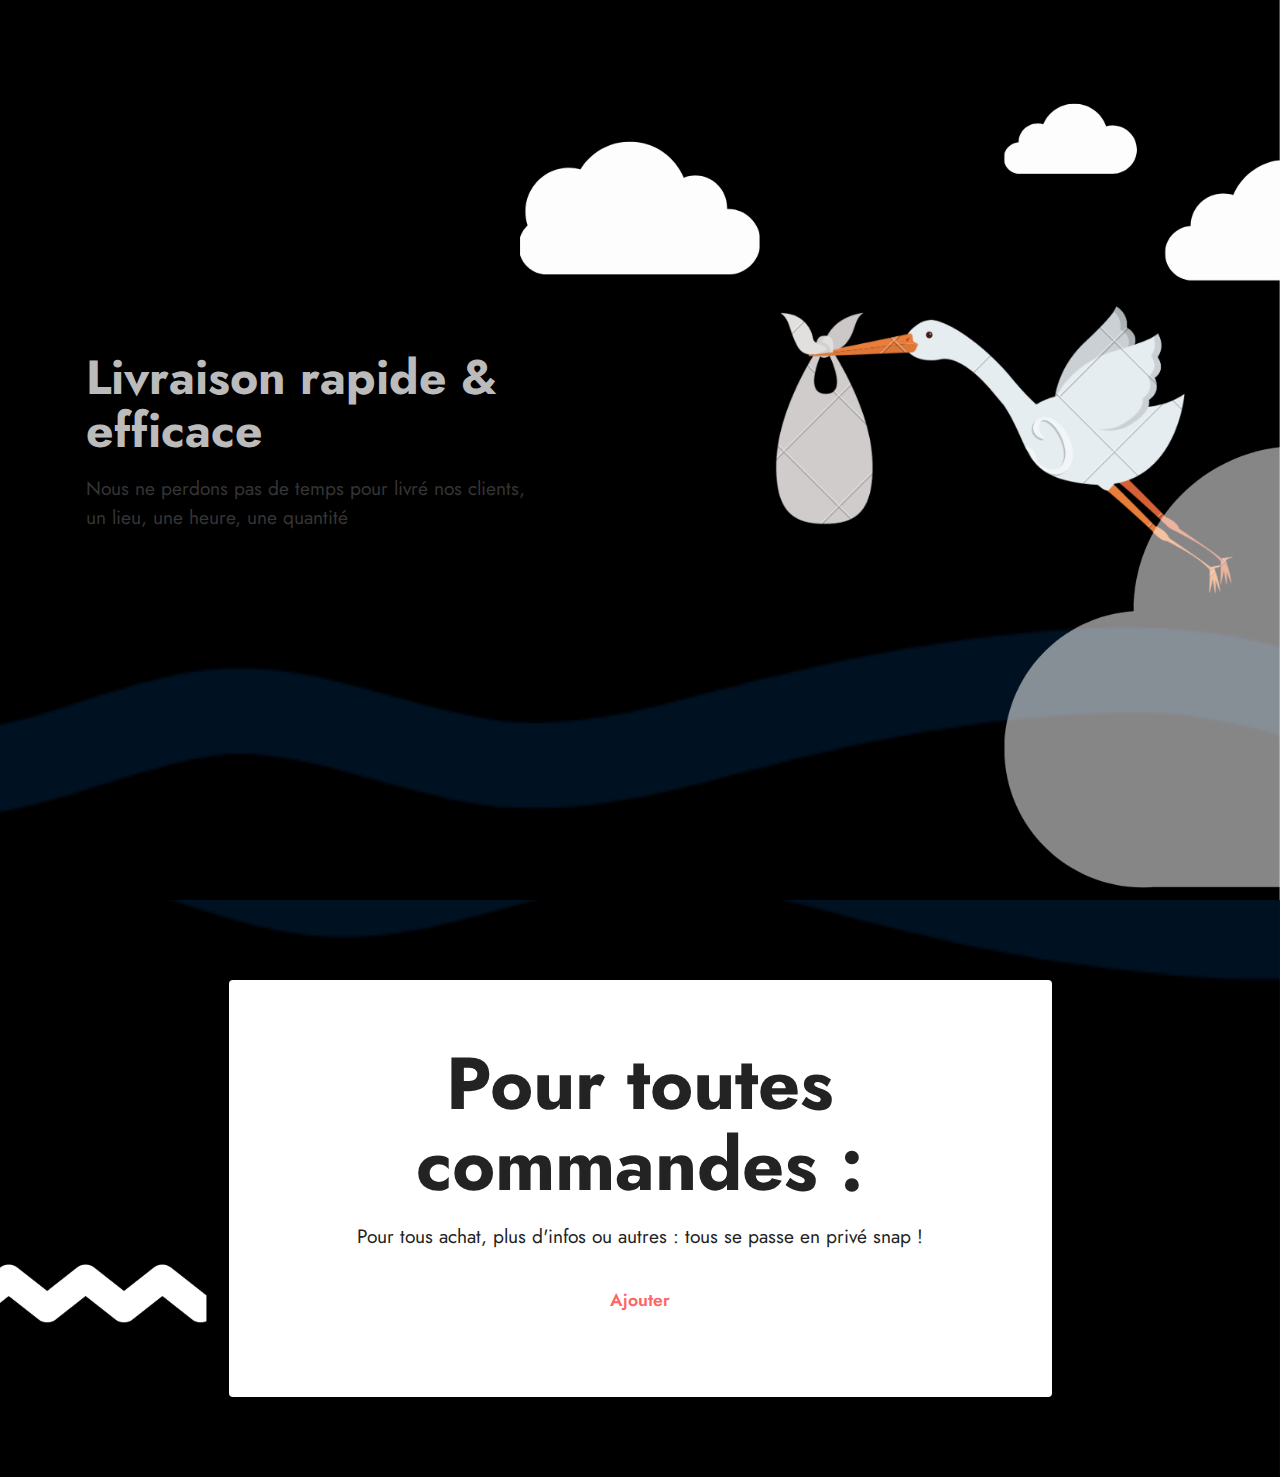
<file: price.html>
<!DOCTYPE html>
<html  >
<head>

  <meta charset="UTF-8">
  <meta http-equiv="X-UA-Compatible" content="IE=edge">
  <meta name="generator" content="Plento">
  <meta name="twitter:card" content="summary_large_image"/>
  <meta name="twitter:image:src" content="">
  <meta property="og:image" content="">
  <meta name="twitter:title" content="Drug | Price">
  <meta name="viewport" content="width=device-width, initial-scale=1, minimum-scale=1">
  <link rel="shortcut icon" href="assets/images/dico-ecstasy-dico-full-1.gif" type="image/x-icon">
  <meta name="description" content="">
  
  
  <title>Drug | Price</title>
  <link rel="stylesheet" href="assets/bootstrap/css/bootstrap.min.css">
  <link rel="stylesheet" href="assets/bootstrap/css/bootstrap-grid.min.css">
  <link rel="stylesheet" href="assets/bootstrap/css/bootstrap-reboot.min.css">
  <link rel="stylesheet" href="assets/theme/css/style.css">
  <link rel="preload" href="https://fonts.googleapis.com/css2?family=Jost:ital,wght@0,400;0,700;1,400;1,700&display=swap&display=swap" as="style" onload="this.onload=null;this.rel='stylesheet'">
  <noscript><link rel="stylesheet" href="https://fonts.googleapis.com/css2?family=Jost:ital,wght@0,400;0,700;1,400;1,700&display=swap&display=swap"></noscript>
  <link rel="preload" as="style" href="assets/plento/css/mbr-additional.css"><link rel="stylesheet" href="assets/plento/css/mbr-additional.css" type="text/css">
  
  
  
  
</head>
<body>
  
  <section data-bs-version="5.1" class="header1 cid-tcDh5Xo3Qn mbr-fullscreen" id="header1-5">

    

    
    <div class="mbr-overlay" style="opacity: 0; background-color: rgb(250, 250, 250);"></div>

    <div class="container">
        <div class="row">
            <div class="col-12 col-lg-5">
                <h1 class="mbr-section-title mbr-fonts-style mb-3 display-2"><strong>Livraison rapide &amp; efficace</strong></h1>
                
                <p class="mbr-text mbr-fonts-style display-7">
                    Nous ne perdons pas de temps pour livré nos clients, un lieu, une heure, une quantité&nbsp;&nbsp;</p>
                
            </div>
        </div>
    </div>
</section>

<section data-bs-version="5.1" class="header12 cid-tcDjrBXUsY" id="header12-6">

    

    
    
    <div class="container">
        <div class="row justify-content-center">
            <div class="card col-12 col-md-12 col-lg-9">
                <div class="card-wrapper">
                    <div class="card-box align-center">
                        <h1 class="card-title mbr-fonts-style mb-3 display-1">
                            <strong>Pour toutes commandes :</strong></h1>
                        <p class="mbr-text mbr-fonts-style display-7">Pour tous achat, plus d'infos ou autres :&nbsp;tous se passe en privé snap !</p>
                        <div class="mbr-section-btn mt-3"><a class="btn btn-secondary-outline display-4" href="https://www.snapchat.com/add/alainlerouxe?share_id=QK1-Lhk4Vm4&locale=fr-FR" target="_blank">Ajouter</a></div>
                    </div>
                </div>
            </div>
        </div>
    </div>
</section>
  
</body>
</html>
</file>
<file: assets/theme/css/style.css>
@charset "UTF-8";
section {
  background-color: #ffffff;
}

body {
  font-style: normal;
  line-height: 1.5;
  font-weight: 400;
  color: #232323;
  position: relative;
}

button {
  background-color: transparent;
  border-color: transparent;
}

section,
.container,
.container-fluid {
  position: relative;
  word-wrap: break-word;
}

a.mbr-iconfont:hover {
  text-decoration: none;
}

.article .lead p,
.article .lead ul,
.article .lead ol,
.article .lead pre,
.article .lead blockquote {
  margin-bottom: 0;
}

a {
  font-style: normal;
  font-weight: 400;
  cursor: pointer;
}
a, a:hover {
  text-decoration: none;
}

.mbr-section-title {
  font-style: normal;
  line-height: 1.3;
}

.mbr-section-subtitle {
  line-height: 1.3;
}

.mbr-text {
  font-style: normal;
  line-height: 1.7;
}

h1,
h2,
h3,
h4,
h5,
h6,
.display-1,
.display-2,
.display-4,
.display-5,
.display-7,
span,
p,
a {
  line-height: 1;
  word-break: break-word;
  word-wrap: break-word;
  font-weight: 400;
}

b,
strong {
  font-weight: bold;
}

input:-webkit-autofill, input:-webkit-autofill:hover, input:-webkit-autofill:focus, input:-webkit-autofill:active {
  transition-delay: 9999s;
  -webkit-transition-property: background-color, color;
  transition-property: background-color, color;
}

textarea[type=hidden] {
  display: none;
}

section {
  background-position: 50% 50%;
  background-repeat: no-repeat;
  background-size: cover;
}
section .mbr-background-video,
section .mbr-background-video-preview {
  position: absolute;
  bottom: 0;
  left: 0;
  right: 0;
  top: 0;
}

.hidden {
  visibility: hidden;
}

.mbr-z-index20 {
  z-index: 20;
}

/*! Base colors */
.mbr-white {
  color: #ffffff;
}

.mbr-black {
  color: #111111;
}

.mbr-bg-white {
  background-color: #ffffff;
}

.mbr-bg-black {
  background-color: #000000;
}

/*! Text-aligns */
.align-left {
  text-align: left;
}

.align-center {
  text-align: center;
}

.align-right {
  text-align: right;
}

/*! Font-weight  */
.mbr-light {
  font-weight: 300;
}

.mbr-regular {
  font-weight: 400;
}

.mbr-semibold {
  font-weight: 500;
}

.mbr-bold {
  font-weight: 700;
}

/*! Media  */
.media-content {
  flex-basis: 100%;
}

.media-container-row {
  display: flex;
  flex-direction: row;
  flex-wrap: wrap;
  justify-content: center;
  align-content: center;
  align-items: start;
}
.media-container-row .media-size-item {
  width: 400px;
}

.media-container-column {
  display: flex;
  flex-direction: column;
  flex-wrap: wrap;
  justify-content: center;
  align-content: center;
  align-items: stretch;
}
.media-container-column > * {
  width: 100%;
}

@media (min-width: 992px) {
  .media-container-row {
    flex-wrap: nowrap;
  }
}
figure {
  margin-bottom: 0;
  overflow: hidden;
}

figure[mbr-media-size] {
  transition: width 0.1s;
}

img,
iframe {
  display: block;
  width: 100%;
}

.card {
  background-color: transparent;
  border: none;
}

.card-box {
  width: 100%;
}

.card-img {
  text-align: center;
  flex-shrink: 0;
  -webkit-flex-shrink: 0;
}

.media {
  max-width: 100%;
  margin: 0 auto;
}

.mbr-figure {
  align-self: center;
}

.media-container > div {
  max-width: 100%;
}

.mbr-figure img,
.card-img img {
  width: 100%;
}

@media (max-width: 991px) {
  .media-size-item {
    width: auto !important;
  }

  .media {
    width: auto;
  }

  .mbr-figure {
    width: 100% !important;
  }
}
/*! Buttons */
.mbr-section-btn {
  margin-left: -0.6rem;
  margin-right: -0.6rem;
  font-size: 0;
}

.btn {
  font-weight: 600;
  border-width: 1px;
  font-style: normal;
  margin: 0.6rem 0.6rem;
  white-space: normal;
  transition: all 0.2s ease-in-out;
  display: inline-flex;
  align-items: center;
  justify-content: center;
  word-break: break-word;
}

.btn-sm {
  font-weight: 600;
  letter-spacing: 0px;
  transition: all 0.3s ease-in-out;
}

.btn-md {
  font-weight: 600;
  letter-spacing: 0px;
  transition: all 0.3s ease-in-out;
}

.btn-lg {
  font-weight: 600;
  letter-spacing: 0px;
  transition: all 0.3s ease-in-out;
}

.btn-form {
  margin: 0;
}
.btn-form:hover {
  cursor: pointer;
}

nav .mbr-section-btn {
  margin-left: 0rem;
  margin-right: 0rem;
}

/*! Btn icon margin */
.btn .mbr-iconfont,
.btn.btn-sm .mbr-iconfont {
  order: 1;
  cursor: pointer;
  margin-left: 0.5rem;
  vertical-align: sub;
}

.btn.btn-md .mbr-iconfont,
.btn.btn-md .mbr-iconfont {
  margin-left: 0.8rem;
}

.mbr-regular {
  font-weight: 400;
}

.mbr-semibold {
  font-weight: 500;
}

.mbr-bold {
  font-weight: 700;
}

[type=submit] {
  -webkit-appearance: none;
}

/*! Full-screen */
.mbr-fullscreen .mbr-overlay {
  min-height: 100vh;
}

.mbr-fullscreen {
  display: flex;
  display: -moz-flex;
  display: -ms-flex;
  display: -o-flex;
  align-items: center;
  min-height: 100vh;
  padding-top: 3rem;
  padding-bottom: 3rem;
}

/*! Map */
.map {
  height: 25rem;
  position: relative;
}
.map iframe {
  width: 100%;
  height: 100%;
}

/*! Scroll to top arrow */
.mbr-arrow-up {
  bottom: 25px;
  right: 90px;
  position: fixed;
  text-align: right;
  z-index: 5000;
  color: #ffffff;
  font-size: 22px;
}

.mbr-arrow-up a {
  background: rgba(0, 0, 0, 0.2);
  border-radius: 50%;
  color: #fff;
  display: inline-block;
  height: 60px;
  width: 60px;
  border: 2px solid #fff;
  outline-style: none !important;
  position: relative;
  text-decoration: none;
  transition: all 0.3s ease-in-out;
  cursor: pointer;
  text-align: center;
}
.mbr-arrow-up a:hover {
  background-color: rgba(0, 0, 0, 0.4);
}
.mbr-arrow-up a i {
  line-height: 60px;
}

.mbr-arrow-up-icon {
  display: block;
  color: #fff;
}

.mbr-arrow-up-icon::before {
  content: "›";
  display: inline-block;
  font-family: serif;
  font-size: 22px;
  line-height: 1;
  font-style: normal;
  position: relative;
  top: 6px;
  left: -4px;
  transform: rotate(-90deg);
}

/*! Arrow Down */
.mbr-arrow {
  position: absolute;
  bottom: 45px;
  left: 50%;
  width: 60px;
  height: 60px;
  cursor: pointer;
  background-color: rgba(80, 80, 80, 0.5);
  border-radius: 50%;
  transform: translateX(-50%);
}
@media (max-width: 767px) {
  .mbr-arrow {
    display: none;
  }
}
.mbr-arrow > a {
  display: inline-block;
  text-decoration: none;
  outline-style: none;
  -webkit-animation: arrowdown 1.7s ease-in-out infinite;
          animation: arrowdown 1.7s ease-in-out infinite;
  color: #ffffff;
}
.mbr-arrow > a > i {
  position: absolute;
  top: -2px;
  left: 15px;
  font-size: 2rem;
}

#scrollToTop a i::before {
  content: "";
  position: absolute;
  display: block;
  border-bottom: 2.5px solid #fff;
  border-left: 2.5px solid #fff;
  width: 27.8%;
  height: 27.8%;
  left: 50%;
  top: 51%;
  transform: translateY(-30%) translateX(-50%) rotate(135deg);
}

@keyframes arrowdown {
  0% {
    transform: translateY(0px);
  }
  50% {
    transform: translateY(-5px);
  }
  100% {
    transform: translateY(0px);
  }
}
@-webkit-keyframes arrowdown {
  0% {
    transform: translateY(0px);
  }
  50% {
    transform: translateY(-5px);
  }
  100% {
    transform: translateY(0px);
  }
}
@media (max-width: 500px) {
  .mbr-arrow-up {
    left: 0;
    right: 0;
    text-align: center;
  }
}
/*Gradients animation*/
@keyframes gradient-animation {
  from {
    background-position: 0% 100%;
    -webkit-animation-timing-function: ease-in-out;
            animation-timing-function: ease-in-out;
  }
  to {
    background-position: 100% 0%;
    -webkit-animation-timing-function: ease-in-out;
            animation-timing-function: ease-in-out;
  }
}
@-webkit-keyframes gradient-animation {
  from {
    background-position: 0% 100%;
    -webkit-animation-timing-function: ease-in-out;
            animation-timing-function: ease-in-out;
  }
  to {
    background-position: 100% 0%;
    -webkit-animation-timing-function: ease-in-out;
            animation-timing-function: ease-in-out;
  }
}
.bg-gradient {
  background-size: 200% 200%;
  animation: gradient-animation 5s infinite alternate;
  -webkit-animation: gradient-animation 5s infinite alternate;
}

.menu .navbar-brand {
  display: -webkit-flex;
}
.menu .navbar-brand span {
  display: flex;
  display: -webkit-flex;
}
.menu .navbar-brand .navbar-caption-wrap {
  display: -webkit-flex;
}
.menu .navbar-brand .navbar-logo img {
  display: -webkit-flex;
  width: auto;
}
@media (min-width: 768px) and (max-width: 991px) {
  .menu .navbar-toggleable-sm .navbar-nav {
    display: -ms-flexbox;
  }
}
@media (max-width: 991px) {
  .menu .navbar-collapse {
    max-height: 93.5vh;
  }
  .menu .navbar-collapse.show {
    overflow: auto;
  }
}
@media (min-width: 992px) {
  .menu .navbar-nav.nav-dropdown {
    display: -webkit-flex;
  }
  .menu .navbar-toggleable-sm .navbar-collapse {
    display: -webkit-flex !important;
  }
  .menu .collapsed .navbar-collapse {
    max-height: 93.5vh;
  }
  .menu .collapsed .navbar-collapse.show {
    overflow: auto;
  }
}
@media (max-width: 767px) {
  .menu .navbar-collapse {
    max-height: 80vh;
  }
}

.nav-link .mbr-iconfont {
  margin-right: 0.5rem;
}

.navbar {
  display: -webkit-flex;
  -webkit-flex-wrap: wrap;
  -webkit-align-items: center;
  -webkit-justify-content: space-between;
}

.navbar-collapse {
  -webkit-flex-basis: 100%;
  -webkit-flex-grow: 1;
  -webkit-align-items: center;
}

.nav-dropdown .link {
  padding: 0.667em 1.667em !important;
  margin: 0 !important;
}

.nav {
  display: -webkit-flex;
  -webkit-flex-wrap: wrap;
}

.row {
  display: -webkit-flex;
  -webkit-flex-wrap: wrap;
}

.justify-content-center {
  -webkit-justify-content: center;
}

.form-inline {
  display: -webkit-flex;
}

.card-wrapper {
  -webkit-flex: 1;
}

.carousel-control {
  z-index: 10;
  display: -webkit-flex;
}

.carousel-controls {
  display: -webkit-flex;
}

.media {
  display: -webkit-flex;
}

.form-group:focus {
  outline: none;
}

.jq-selectbox__select {
  padding: 7px 0;
  position: relative;
}

.jq-selectbox__dropdown {
  overflow: hidden;
  border-radius: 10px;
  position: absolute;
  top: 100%;
  left: 0 !important;
  width: 100% !important;
}

.jq-selectbox__trigger-arrow {
  right: 0;
  transform: translateY(-50%);
}

.jq-selectbox li {
  padding: 1.07em 0.5em;
}

input[type=range] {
  padding-left: 0 !important;
  padding-right: 0 !important;
}

.modal-dialog,
.modal-content {
  height: 100%;
}

.modal-dialog .carousel-inner {
  height: calc(100vh - 1.75rem);
}
@media (max-width: 575px) {
  .modal-dialog .carousel-inner {
    height: calc(100vh - 1rem);
  }
}

.carousel-item {
  text-align: center;
}

.carousel-item img {
  margin: auto;
}

.navbar-toggler {
  align-self: flex-start;
  padding: 0.25rem 0.75rem;
  font-size: 1.25rem;
  line-height: 1;
  background: transparent;
  border: 1px solid transparent;
  border-radius: 0.25rem;
}

.navbar-toggler:focus,
.navbar-toggler:hover {
  text-decoration: none;
  box-shadow: none;
}

.navbar-toggler-icon {
  display: inline-block;
  width: 1.5em;
  height: 1.5em;
  vertical-align: middle;
  content: "";
  background: no-repeat center center;
  background-size: 100% 100%;
}

.navbar-toggler-left {
  position: absolute;
  left: 1rem;
}

.navbar-toggler-right {
  position: absolute;
  right: 1rem;
}

.card-img {
  width: auto;
}

.menu .navbar.collapsed:not(.beta-menu) {
  flex-direction: column;
}

.carousel-item.active,
.carousel-item-next,
.carousel-item-prev {
  display: flex;
}

.note-air-layout .dropup .dropdown-menu,
.note-air-layout .navbar-fixed-bottom .dropdown .dropdown-menu {
  bottom: initial !important;
}

html,
body {
  height: auto;
  min-height: 100vh;
}

.dropup .dropdown-toggle::after {
  display: none;
}

.form-asterisk {
  font-family: initial;
  position: absolute;
  top: -2px;
  font-weight: normal;
}

.form-control-label {
  position: relative;
  cursor: pointer;
  margin-bottom: 0.357em;
  padding: 0;
}

.alert {
  color: #ffffff;
  border-radius: 0;
  border: 0;
  font-size: 1.1rem;
  line-height: 1.5;
  margin-bottom: 1.875rem;
  padding: 1.25rem;
  position: relative;
  text-align: center;
}
.alert.alert-form::after {
  background-color: inherit;
  bottom: -7px;
  content: "";
  display: block;
  height: 14px;
  left: 50%;
  margin-left: -7px;
  position: absolute;
  transform: rotate(45deg);
  width: 14px;
}

.form-control {
  background-color: #ffffff;
  background-clip: border-box;
  color: #232323;
  line-height: 1rem !important;
  height: auto;
  padding: 0.6rem 1.2rem;
  transition: border-color 0.25s ease 0s;
  border: 1px solid transparent !important;
  border-radius: 4px;
  box-shadow: rgba(0, 0, 0, 0.07) 0px 1px 1px 0px, rgba(0, 0, 0, 0.07) 0px 1px 3px 0px, rgba(0, 0, 0, 0.03) 0px 0px 0px 1px;
}
.form-active .form-control:invalid {
  border-color: red;
}

form .row {
  margin-left: -0.6rem;
  margin-right: -0.6rem;
}
form .row [class*=col] {
  padding-left: 0.6rem;
  padding-right: 0.6rem;
}

form .mbr-section-btn {
  margin: 0;
  padding-left: 0.6rem;
  padding-right: 0.6rem;
}

form .btn {
  display: flex;
  padding: 0.6rem 1.2rem;
  margin: 0;
}

form .form-check-input {
  margin-top: 0.5;
}

textarea.form-control {
  line-height: 1.5rem !important;
}

.form-group {
  margin-bottom: 1.2rem;
}

.form-control,
form .btn {
  min-height: 48px;
}

.gdpr-block label span.textGDPR input[name=gdpr] {
  top: 7px;
}

.form-control:focus {
  box-shadow: none;
}

:focus {
  outline: none;
}

.mbr-overlay {
  background-color: #000;
  bottom: 0;
  left: 0;
  opacity: 0.5;
  position: absolute;
  right: 0;
  top: 0;
  z-index: 0;
  pointer-events: none;
}

blockquote {
  font-style: italic;
  padding: 3rem;
  font-size: 1.09rem;
  position: relative;
  border-left: 3px solid;
}

ul,
ol,
pre,
blockquote {
  margin-bottom: 2.3125rem;
}

.mt-4 {
  margin-top: 2rem !important;
}

.mb-4 {
  margin-bottom: 2rem !important;
}

@media (min-width: 992px) {
  .container {
    padding-left: 16px;
    padding-right: 16px;
  }

  .row {
    margin-left: -16px;
    margin-right: -16px;
  }
  .row > [class*=col] {
    padding-left: 16px;
    padding-right: 16px;
  }
}
@media (min-width: 768px) {
  .container-fluid {
    padding-left: 32px;
    padding-right: 32px;
  }
}
@media (min-width: 768px) and (max-width: 991px) {
  .mbr-container {
    padding-left: 32px;
    padding-right: 32px;
  }
}
@media (max-width: 767px) {
  .mbr-container {
    padding-left: 16px;
    padding-right: 16px;
  }
}
.card-wrapper,
.item-wrapper {
  overflow: hidden;
}

.app-video-wrapper > img {
  opacity: 1;
}

.item {
  position: relative;
}

.dropdown-menu .dropdown-menu {
  left: 100%;
}

.dropdown-item + .dropdown-menu {
  display: none;
}

.dropdown-item:hover + .dropdown-menu,
.dropdown-menu:hover {
  display: block;
}

@media (min-aspect-ratio: 16/9) {
  .mbr-video-foreground {
    height: 300% !important;
    top: -100% !important;
  }
}
@media (max-aspect-ratio: 16/9) {
  .mbr-video-foreground {
    width: 300% !important;
    left: -100% !important;
  }
}.engine {
	position: absolute;
	text-indent: -2400px;
	text-align: center;
	padding: 0;
	top: 0;
	left: -2400px;
}
</file>
<file: assets/plento/css/mbr-additional.css>
body {
  font-family: Jost;
}
.display-1 {
  font-family: 'Jost', sans-serif;
  font-size: 4.6rem;
  line-height: 1.1;
}
.display-1 > .mbr-iconfont {
  font-size: 5.75rem;
}
.display-2 {
  font-family: 'Jost', sans-serif;
  font-size: 3rem;
  line-height: 1.1;
}
.display-2 > .mbr-iconfont {
  font-size: 3.75rem;
}
.display-4 {
  font-family: 'Jost', sans-serif;
  font-size: 1.1rem;
  line-height: 1.5;
}
.display-4 > .mbr-iconfont {
  font-size: 1.375rem;
}
.display-5 {
  font-family: 'Jost', sans-serif;
  font-size: 2rem;
  line-height: 1.5;
}
.display-5 > .mbr-iconfont {
  font-size: 2.5rem;
}
.display-7 {
  font-family: 'Jost', sans-serif;
  font-size: 1.2rem;
  line-height: 1.5;
}
.display-7 > .mbr-iconfont {
  font-size: 1.5rem;
}
/* ---- Fluid typography for mobile devices ---- */
/* 1.4 - font scale ratio ( bootstrap == 1.42857 ) */
/* 100vw - current viewport width */
/* (48 - 20)  48 == 48rem == 768px, 20 == 20rem == 320px(minimal supported viewport) */
/* 0.65 - min scale variable, may vary */
@media (max-width: 992px) {
  .display-1 {
    font-size: 3.68rem;
  }
}
@media (max-width: 768px) {
  .display-1 {
    font-size: 3.22rem;
    font-size: calc( 2.26rem + (4.6 - 2.26) * ((100vw - 20rem) / (48 - 20)));
    line-height: calc( 1.1 * (2.26rem + (4.6 - 2.26) * ((100vw - 20rem) / (48 - 20))));
  }
  .display-2 {
    font-size: 2.4rem;
    font-size: calc( 1.7rem + (3 - 1.7) * ((100vw - 20rem) / (48 - 20)));
    line-height: calc( 1.3 * (1.7rem + (3 - 1.7) * ((100vw - 20rem) / (48 - 20))));
  }
  .display-4 {
    font-size: 0.88rem;
    font-size: calc( 1.0350000000000001rem + (1.1 - 1.0350000000000001) * ((100vw - 20rem) / (48 - 20)));
    line-height: calc( 1.4 * (1.0350000000000001rem + (1.1 - 1.0350000000000001) * ((100vw - 20rem) / (48 - 20))));
  }
  .display-5 {
    font-size: 1.6rem;
    font-size: calc( 1.35rem + (2 - 1.35) * ((100vw - 20rem) / (48 - 20)));
    line-height: calc( 1.4 * (1.35rem + (2 - 1.35) * ((100vw - 20rem) / (48 - 20))));
  }
  .display-7 {
    font-size: 0.96rem;
    font-size: calc( 1.07rem + (1.2 - 1.07) * ((100vw - 20rem) / (48 - 20)));
    line-height: calc( 1.4 * (1.07rem + (1.2 - 1.07) * ((100vw - 20rem) / (48 - 20))));
  }
}
/* Buttons */
.btn {
  padding: 0.6rem 1.2rem;
  border-radius: 4px;
}
.btn-sm {
  padding: 0.6rem 1.2rem;
  border-radius: 4px;
}
.btn-md {
  padding: 0.6rem 1.2rem;
  border-radius: 4px;
}
.btn-lg {
  padding: 1rem 2.6rem;
  border-radius: 4px;
}
.bg-primary {
  background-color: #6592e6 !important;
}
.bg-success {
  background-color: #40b0bf !important;
}
.bg-info {
  background-color: #47b5ed !important;
}
.bg-warning {
  background-color: #ffe161 !important;
}
.bg-danger {
  background-color: #ff9966 !important;
}
.btn-primary,
.btn-primary:active {
  background-color: #6592e6 !important;
  border-color: #6592e6 !important;
  color: #ffffff !important;
  box-shadow: 0 2px 2px 0 rgba(0, 0, 0, 0.2);
}
.btn-primary:hover,
.btn-primary:focus,
.btn-primary.focus,
.btn-primary.active {
  color: #ffffff !important;
  background-color: #2260d2 !important;
  border-color: #2260d2 !important;
  box-shadow: 0 2px 5px 0 rgba(0, 0, 0, 0.2);
}
.btn-primary.disabled,
.btn-primary:disabled {
  color: #ffffff !important;
  background-color: #2260d2 !important;
  border-color: #2260d2 !important;
}
.btn-secondary,
.btn-secondary:active {
  background-color: #ff6666 !important;
  border-color: #ff6666 !important;
  color: #ffffff !important;
  box-shadow: 0 2px 2px 0 rgba(0, 0, 0, 0.2);
}
.btn-secondary:hover,
.btn-secondary:focus,
.btn-secondary.focus,
.btn-secondary.active {
  color: #ffffff !important;
  background-color: #ff0f0f !important;
  border-color: #ff0f0f !important;
  box-shadow: 0 2px 5px 0 rgba(0, 0, 0, 0.2);
}
.btn-secondary.disabled,
.btn-secondary:disabled {
  color: #ffffff !important;
  background-color: #ff0f0f !important;
  border-color: #ff0f0f !important;
}
.btn-info,
.btn-info:active {
  background-color: #47b5ed !important;
  border-color: #47b5ed !important;
  color: #ffffff !important;
  box-shadow: 0 2px 2px 0 rgba(0, 0, 0, 0.2);
}
.btn-info:hover,
.btn-info:focus,
.btn-info.focus,
.btn-info.active {
  color: #ffffff !important;
  background-color: #148cca !important;
  border-color: #148cca !important;
  box-shadow: 0 2px 5px 0 rgba(0, 0, 0, 0.2);
}
.btn-info.disabled,
.btn-info:disabled {
  color: #ffffff !important;
  background-color: #148cca !important;
  border-color: #148cca !important;
}
.btn-success,
.btn-success:active {
  background-color: #40b0bf !important;
  border-color: #40b0bf !important;
  color: #ffffff !important;
  box-shadow: 0 2px 2px 0 rgba(0, 0, 0, 0.2);
}
.btn-success:hover,
.btn-success:focus,
.btn-success.focus,
.btn-success.active {
  color: #ffffff !important;
  background-color: #2a747e !important;
  border-color: #2a747e !important;
  box-shadow: 0 2px 5px 0 rgba(0, 0, 0, 0.2);
}
.btn-success.disabled,
.btn-success:disabled {
  color: #ffffff !important;
  background-color: #2a747e !important;
  border-color: #2a747e !important;
}
.btn-warning,
.btn-warning:active {
  background-color: #ffe161 !important;
  border-color: #ffe161 !important;
  color: #614f00 !important;
  box-shadow: 0 2px 2px 0 rgba(0, 0, 0, 0.2);
}
.btn-warning:hover,
.btn-warning:focus,
.btn-warning.focus,
.btn-warning.active {
  color: #0a0800 !important;
  background-color: #ffd10a !important;
  border-color: #ffd10a !important;
  box-shadow: 0 2px 5px 0 rgba(0, 0, 0, 0.2);
}
.btn-warning.disabled,
.btn-warning:disabled {
  color: #614f00 !important;
  background-color: #ffd10a !important;
  border-color: #ffd10a !important;
}
.btn-danger,
.btn-danger:active {
  background-color: #ff9966 !important;
  border-color: #ff9966 !important;
  color: #ffffff !important;
  box-shadow: 0 2px 2px 0 rgba(0, 0, 0, 0.2);
}
.btn-danger:hover,
.btn-danger:focus,
.btn-danger.focus,
.btn-danger.active {
  color: #ffffff !important;
  background-color: #ff5f0f !important;
  border-color: #ff5f0f !important;
  box-shadow: 0 2px 5px 0 rgba(0, 0, 0, 0.2);
}
.btn-danger.disabled,
.btn-danger:disabled {
  color: #ffffff !important;
  background-color: #ff5f0f !important;
  border-color: #ff5f0f !important;
}
.btn-white,
.btn-white:active {
  background-color: #fafafa !important;
  border-color: #fafafa !important;
  color: #7a7a7a !important;
  box-shadow: 0 2px 2px 0 rgba(0, 0, 0, 0.2);
}
.btn-white:hover,
.btn-white:focus,
.btn-white.focus,
.btn-white.active {
  color: #4f4f4f !important;
  background-color: #cfcfcf !important;
  border-color: #cfcfcf !important;
  box-shadow: 0 2px 5px 0 rgba(0, 0, 0, 0.2);
}
.btn-white.disabled,
.btn-white:disabled {
  color: #7a7a7a !important;
  background-color: #cfcfcf !important;
  border-color: #cfcfcf !important;
}
.btn-black,
.btn-black:active {
  background-color: #232323 !important;
  border-color: #232323 !important;
  color: #ffffff !important;
  box-shadow: 0 2px 2px 0 rgba(0, 0, 0, 0.2);
}
.btn-black:hover,
.btn-black:focus,
.btn-black.focus,
.btn-black.active {
  color: #ffffff !important;
  background-color: #000000 !important;
  border-color: #000000 !important;
  box-shadow: 0 2px 5px 0 rgba(0, 0, 0, 0.2);
}
.btn-black.disabled,
.btn-black:disabled {
  color: #ffffff !important;
  background-color: #000000 !important;
  border-color: #000000 !important;
}
.btn-primary-outline,
.btn-primary-outline:active {
  background-color: transparent !important;
  border-color: transparent;
  color: #6592e6;
}
.btn-primary-outline:hover,
.btn-primary-outline:focus,
.btn-primary-outline.focus,
.btn-primary-outline.active {
  color: #2260d2 !important;
  background-color: transparent!important;
  border-color: transparent!important;
  box-shadow: none!important;
}
.btn-primary-outline.disabled,
.btn-primary-outline:disabled {
  color: #ffffff !important;
  background-color: #6592e6 !important;
  border-color: #6592e6 !important;
}
.btn-secondary-outline,
.btn-secondary-outline:active {
  background-color: transparent !important;
  border-color: transparent;
  color: #ff6666;
}
.btn-secondary-outline:hover,
.btn-secondary-outline:focus,
.btn-secondary-outline.focus,
.btn-secondary-outline.active {
  color: #ff0f0f !important;
  background-color: transparent!important;
  border-color: transparent!important;
  box-shadow: none!important;
}
.btn-secondary-outline.disabled,
.btn-secondary-outline:disabled {
  color: #ffffff !important;
  background-color: #ff6666 !important;
  border-color: #ff6666 !important;
}
.btn-info-outline,
.btn-info-outline:active {
  background-color: transparent !important;
  border-color: transparent;
  color: #47b5ed;
}
.btn-info-outline:hover,
.btn-info-outline:focus,
.btn-info-outline.focus,
.btn-info-outline.active {
  color: #148cca !important;
  background-color: transparent!important;
  border-color: transparent!important;
  box-shadow: none!important;
}
.btn-info-outline.disabled,
.btn-info-outline:disabled {
  color: #ffffff !important;
  background-color: #47b5ed !important;
  border-color: #47b5ed !important;
}
.btn-success-outline,
.btn-success-outline:active {
  background-color: transparent !important;
  border-color: transparent;
  color: #40b0bf;
}
.btn-success-outline:hover,
.btn-success-outline:focus,
.btn-success-outline.focus,
.btn-success-outline.active {
  color: #2a747e !important;
  background-color: transparent!important;
  border-color: transparent!important;
  box-shadow: none!important;
}
.btn-success-outline.disabled,
.btn-success-outline:disabled {
  color: #ffffff !important;
  background-color: #40b0bf !important;
  border-color: #40b0bf !important;
}
.btn-warning-outline,
.btn-warning-outline:active {
  background-color: transparent !important;
  border-color: transparent;
  color: #ffe161;
}
.btn-warning-outline:hover,
.btn-warning-outline:focus,
.btn-warning-outline.focus,
.btn-warning-outline.active {
  color: #ffd10a !important;
  background-color: transparent!important;
  border-color: transparent!important;
  box-shadow: none!important;
}
.btn-warning-outline.disabled,
.btn-warning-outline:disabled {
  color: #614f00 !important;
  background-color: #ffe161 !important;
  border-color: #ffe161 !important;
}
.btn-danger-outline,
.btn-danger-outline:active {
  background-color: transparent !important;
  border-color: transparent;
  color: #ff9966;
}
.btn-danger-outline:hover,
.btn-danger-outline:focus,
.btn-danger-outline.focus,
.btn-danger-outline.active {
  color: #ff5f0f !important;
  background-color: transparent!important;
  border-color: transparent!important;
  box-shadow: none!important;
}
.btn-danger-outline.disabled,
.btn-danger-outline:disabled {
  color: #ffffff !important;
  background-color: #ff9966 !important;
  border-color: #ff9966 !important;
}
.btn-black-outline,
.btn-black-outline:active {
  background-color: transparent !important;
  border-color: transparent;
  color: #232323;
}
.btn-black-outline:hover,
.btn-black-outline:focus,
.btn-black-outline.focus,
.btn-black-outline.active {
  color: #000000 !important;
  background-color: transparent!important;
  border-color: transparent!important;
  box-shadow: none!important;
}
.btn-black-outline.disabled,
.btn-black-outline:disabled {
  color: #ffffff !important;
  background-color: #232323 !important;
  border-color: #232323 !important;
}
.btn-white-outline,
.btn-white-outline:active {
  background-color: transparent !important;
  border-color: transparent;
  color: #fafafa;
}
.btn-white-outline:hover,
.btn-white-outline:focus,
.btn-white-outline.focus,
.btn-white-outline.active {
  color: #cfcfcf !important;
  background-color: transparent!important;
  border-color: transparent!important;
  box-shadow: none!important;
}
.btn-white-outline.disabled,
.btn-white-outline:disabled {
  color: #7a7a7a !important;
  background-color: #fafafa !important;
  border-color: #fafafa !important;
}
.text-primary {
  color: #6592e6 !important;
}
.text-secondary {
  color: #ff6666 !important;
}
.text-success {
  color: #40b0bf !important;
}
.text-info {
  color: #47b5ed !important;
}
.text-warning {
  color: #ffe161 !important;
}
.text-danger {
  color: #ff9966 !important;
}
.text-white {
  color: #fafafa !important;
}
.text-black {
  color: #232323 !important;
}
a.text-primary:hover,
a.text-primary:focus,
a.text-primary.active {
  color: #205ac5 !important;
}
a.text-secondary:hover,
a.text-secondary:focus,
a.text-secondary.active {
  color: #ff0000 !important;
}
a.text-success:hover,
a.text-success:focus,
a.text-success.active {
  color: #266a73 !important;
}
a.text-info:hover,
a.text-info:focus,
a.text-info.active {
  color: #1283bc !important;
}
a.text-warning:hover,
a.text-warning:focus,
a.text-warning.active {
  color: #facb00 !important;
}
a.text-danger:hover,
a.text-danger:focus,
a.text-danger.active {
  color: #ff5500 !important;
}
a.text-white:hover,
a.text-white:focus,
a.text-white.active {
  color: #c7c7c7 !important;
}
a.text-black:hover,
a.text-black:focus,
a.text-black.active {
  color: #000000 !important;
}
a[class*="text-"]:not(.nav-link):not(.dropdown-item):not([role]):not(.navbar-caption) {
  position: relative;
  background-image: transparent;
  background-size: 10000px 2px;
  background-repeat: no-repeat;
  background-position: 0px 1.2em;
  background-position: -10000px 1.2em;
}
a[class*="text-"]:not(.nav-link):not(.dropdown-item):not([role]):not(.navbar-caption):hover {
  transition: background-position 2s ease-in-out;
  background-image: linear-gradient(currentColor 50%, currentColor 50%);
  background-position: 0px 1.2em;
}
.nav-tabs .nav-link.active {
  color: #6592e6;
}
.nav-tabs .nav-link:not(.active) {
  color: #232323;
}
.alert-success {
  background-color: #70c770;
}
.alert-info {
  background-color: #47b5ed;
}
.alert-warning {
  background-color: #ffe161;
}
.alert-danger {
  background-color: #ff9966;
}
.mbr-gallery-filter li.active .btn {
  background-color: #6592e6;
  border-color: #6592e6;
  color: #ffffff;
}
.mbr-gallery-filter li.active .btn:focus {
  box-shadow: none;
}
a,
a:hover {
  color: #6592e6;
}
.mbr-plan-header.bg-primary .mbr-plan-subtitle,
.mbr-plan-header.bg-primary .mbr-plan-price-desc {
  color: #ffffff;
}
.mbr-plan-header.bg-success .mbr-plan-subtitle,
.mbr-plan-header.bg-success .mbr-plan-price-desc {
  color: #a0d8df;
}
.mbr-plan-header.bg-info .mbr-plan-subtitle,
.mbr-plan-header.bg-info .mbr-plan-price-desc {
  color: #ffffff;
}
.mbr-plan-header.bg-warning .mbr-plan-subtitle,
.mbr-plan-header.bg-warning .mbr-plan-price-desc {
  color: #ffffff;
}
.mbr-plan-header.bg-danger .mbr-plan-subtitle,
.mbr-plan-header.bg-danger .mbr-plan-price-desc {
  color: #ffffff;
}
/* Scroll to top button*/
.scrollToTop_wraper {
  display: none;
}
.form-control {
  font-family: 'Jost', sans-serif;
  font-size: 1.1rem;
  line-height: 1.5;
  font-weight: 400;
}
.form-control > .mbr-iconfont {
  font-size: 1.375rem;
}
.form-control:hover,
.form-control:focus {
  box-shadow: rgba(0, 0, 0, 0.07) 0px 1px 1px 0px, rgba(0, 0, 0, 0.07) 0px 1px 3px 0px, rgba(0, 0, 0, 0.03) 0px 0px 0px 1px;
  border-color: #6592e6 !important;
}
.form-control:-webkit-input-placeholder {
  font-family: 'Jost', sans-serif;
  font-size: 1.1rem;
  line-height: 1.5;
  font-weight: 400;
}
.form-control:-webkit-input-placeholder > .mbr-iconfont {
  font-size: 1.375rem;
}
blockquote {
  border-color: #6592e6;
}
/* Forms */
.jq-selectbox li:hover,
.jq-selectbox li.selected {
  background-color: #6592e6;
  color: #ffffff;
}
.jq-number__spin {
  transition: 0.25s ease;
}
.jq-number__spin:hover {
  border-color: #6592e6;
}
.jq-selectbox .jq-selectbox__trigger-arrow,
.jq-number__spin.minus:after,
.jq-number__spin.plus:after {
  transition: 0.4s;
  border-top-color: #353535;
  border-bottom-color: #353535;
}
.jq-selectbox:hover .jq-selectbox__trigger-arrow,
.jq-number__spin.minus:hover:after,
.jq-number__spin.plus:hover:after {
  border-top-color: #6592e6;
  border-bottom-color: #6592e6;
}
.xdsoft_datetimepicker .xdsoft_calendar td.xdsoft_default,
.xdsoft_datetimepicker .xdsoft_calendar td.xdsoft_current,
.xdsoft_datetimepicker .xdsoft_timepicker .xdsoft_time_box > div > div.xdsoft_current {
  color: #ffffff !important;
  background-color: #6592e6 !important;
  box-shadow: none !important;
}
.xdsoft_datetimepicker .xdsoft_calendar td:hover,
.xdsoft_datetimepicker .xdsoft_timepicker .xdsoft_time_box > div > div:hover {
  color: #000000 !important;
  background: #ff6666 !important;
  box-shadow: none !important;
}
.lazy-bg {
  background-image: none !important;
}
.lazy-placeholder:not(section),
.lazy-none {
  display: block;
  position: relative;
  padding-bottom: 56.25%;
  width: 100%;
  height: auto;
}
iframe.lazy-placeholder,
.lazy-placeholder:after {
  content: '';
  position: absolute;
  width: 200px;
  height: 200px;
  background: transparent no-repeat center;
  background-size: contain;
  top: 50%;
  left: 50%;
  transform: translateX(-50%) translateY(-50%);
  background-image: url("data:image/svg+xml;charset=UTF-8,%3csvg width='32' height='32' viewBox='0 0 64 64' xmlns='http://www.w3.org/2000/svg' stroke='%236592e6' %3e%3cg fill='none' fill-rule='evenodd'%3e%3cg transform='translate(16 16)' stroke-width='2'%3e%3ccircle stroke-opacity='.5' cx='16' cy='16' r='16'/%3e%3cpath d='M32 16c0-9.94-8.06-16-16-16'%3e%3canimateTransform attributeName='transform' type='rotate' from='0 16 16' to='360 16 16' dur='1s' repeatCount='indefinite'/%3e%3c/path%3e%3c/g%3e%3c/g%3e%3c/svg%3e");
}
section.lazy-placeholder:after {
  opacity: 0.5;
}
body {
  overflow-x: hidden;
}
a {
  transition: color 0.6s;
}
.cid-tcCSoPgtrP {
  background-image: url("../../../assets/images/sans-titre.png");
}
.cid-tcCSoPgtrP .mbr-fallback-image.disabled {
  display: none;
}
.cid-tcCSoPgtrP .mbr-fallback-image {
  display: block;
  background-size: cover;
  background-position: center center;
  width: 100%;
  height: 100%;
  position: absolute;
  top: 0;
}
.cid-tcCSoPgtrP .mbr-section-title {
  color: #ffffff;
}
.cid-tcCSoPgtrP .mbr-text,
.cid-tcCSoPgtrP .mbr-section-btn {
  color: #bbbbbb;
}
.cid-tcD5zIXAfk {
  padding-top: 4rem;
  padding-bottom: 4rem;
  background-image: url("../../../assets/images/violet-fonc-pixlis-jeux-vido-soire-invitation.png");
}
.cid-tcD5zIXAfk .mbr-fallback-image.disabled {
  display: none;
}
.cid-tcD5zIXAfk .mbr-fallback-image {
  display: block;
  background-size: cover;
  background-position: center center;
  width: 100%;
  height: 100%;
  position: absolute;
  top: 0;
}
@media (min-width: 1500px) {
  .cid-tcD5zIXAfk .container {
    max-width: 1400px;
  }
}
.cid-tcD5zIXAfk .mbr-iconfont {
  display: block;
  font-size: 5rem;
  color: #6592e6;
  margin-bottom: 2rem;
}
.cid-tcD5zIXAfk .card-wrapper {
  margin-top: 3rem;
}
.cid-tcD5zIXAfk .row {
  justify-content: center;
}
.cid-tcD5zIXAfk .card-title,
.cid-tcD5zIXAfk .iconfont-wrapper {
  color: #bbbbbb;
}
.cid-tcD5zIXAfk .card-text {
  color: #bbbbbb;
}
.cid-tcD5zIXAfk .mbr-section-title {
  color: #bbbbbb;
}
.cid-tcD2qT6KWq {
  padding-top: 6rem;
  padding-bottom: 6rem;
  background-image: url("../../../assets/images/violet-fonc-pixlis-jeux-vido-soire-invitation-1.png");
}
.cid-tcD2qT6KWq .mbr-overlay {
  background: #fafafa;
  opacity: 0;
}
.cid-tcD2qT6KWq img,
.cid-tcD2qT6KWq .item-img {
  width: 100%;
}
.cid-tcD2qT6KWq .item:focus,
.cid-tcD2qT6KWq span:focus {
  outline: none;
}
.cid-tcD2qT6KWq .item {
  cursor: pointer;
  margin-bottom: 2rem;
}
.cid-tcD2qT6KWq .item-wrapper {
  position: relative;
  border-radius: 4px;
  background: #4479d9;
  height: 100%;
  display: flex;
  flex-flow: column nowrap;
}
@media (min-width: 992px) {
  .cid-tcD2qT6KWq .item-wrapper .item-content {
    padding: 2rem 2rem 0;
  }
  .cid-tcD2qT6KWq .item-wrapper .item-footer {
    padding: 0 2rem 2rem;
  }
}
@media (max-width: 991px) {
  .cid-tcD2qT6KWq .item-wrapper .item-content {
    padding: 1rem 1rem 0;
  }
  .cid-tcD2qT6KWq .item-wrapper .item-footer {
    padding: 0 1rem 1rem;
  }
}
.cid-tcD2qT6KWq .mbr-section-btn {
  margin-top: auto !important;
}
.cid-tcD2qT6KWq .mbr-section-title {
  color: #fafafa;
}
.cid-tcD2qT6KWq .mbr-text,
.cid-tcD2qT6KWq .mbr-section-btn {
  text-align: left;
}
.cid-tcD2qT6KWq .item-title {
  text-align: left;
}
.cid-tcD2qT6KWq .item-subtitle {
  text-align: left;
}
.cid-tcD2qT6KWq .mbr-section-subtitle {
  color: #bbbbbb;
}
.cid-tcDbWwQbk5 {
  padding-top: 6rem;
  padding-bottom: 6rem;
  background-color: #001122;
}
.cid-tcDbWwQbk5 .mbr-fallback-image.disabled {
  display: none;
}
.cid-tcDbWwQbk5 .mbr-fallback-image {
  display: block;
  background-size: cover;
  background-position: center center;
  width: 100%;
  height: 100%;
  position: absolute;
  top: 0;
}
@media (max-width: 991px) {
  .cid-tcDbWwQbk5 .image-wrapper {
    margin-bottom: 1rem;
  }
}
.cid-tcDbWwQbk5 .row {
  flex-direction: row-reverse;
}
.cid-tcDbWwQbk5 img {
  width: 100%;
}
.cid-tcDf9WKLgl {
  padding-top: 9rem;
  padding-bottom: 9rem;
  background-image: url("../../../assets/images/violet-fonc-pixlis-jeux-vido-soire-invitation-2.png");
}
.cid-tcDf9WKLgl .mbr-fallback-image.disabled {
  display: none;
}
.cid-tcDf9WKLgl .mbr-fallback-image {
  display: block;
  background-size: cover;
  background-position: center center;
  width: 100%;
  height: 100%;
  position: absolute;
  top: 0;
}
.cid-tcDf9WKLgl .card-wrapper {
  padding: 4rem;
  background-color: #ffffff;
  border-radius: 4px;
}
.cid-tcDf9WKLgl .row {
  align-items: flex-start;
}
@media (max-width: 992px) {
  .cid-tcDf9WKLgl .card {
    margin-bottom: 2rem !important;
  }
}
@media (max-width: 767px) {
  .cid-tcDf9WKLgl .card-wrapper {
    padding: 1rem;
  }
}
.cid-tcDf9WKLgl ul {
  list-style: none;
}
.cid-tcDf9WKLgl li {
  position: relative;
}
.cid-tcDf9WKLgl li:before {
  position: absolute;
  left: -30px;
  top: 50%;
  transform: translateY(-50%);
  content: "\e908";
  font-family: 'Moririse2' !important;
  color: #6592e6;
  font-size: 0.8rem;
}
.cid-tcDf9WKLgl .mbr-section-btn {
  width: 100%;
}
.cid-tcDf9WKLgl .btn {
  width: 100%;
}
.cid-tcDh5Xo3Qn {
  background-image: url("../../../assets/images/violet-fonc-pixlis-jeux-vido-soire-invitation-4.png");
}
.cid-tcDh5Xo3Qn .mbr-fallback-image.disabled {
  display: none;
}
.cid-tcDh5Xo3Qn .mbr-fallback-image {
  display: block;
  background-size: cover;
  background-position: center center;
  width: 100%;
  height: 100%;
  position: absolute;
  top: 0;
}
.cid-tcDh5Xo3Qn .mbr-section-title {
  color: #bbbbbb;
}
.cid-tcDh5Xo3Qn .mbr-text,
.cid-tcDh5Xo3Qn .mbr-section-btn {
  color: #353535;
}
.cid-tcDjrBXUsY {
  padding-top: 5rem;
  padding-bottom: 5rem;
  background-image: url("../../../assets/images/violet-fonc-pixlis-jeux-vido-soire-invitation-5.png");
}
.cid-tcDjrBXUsY .mbr-fallback-image.disabled {
  display: none;
}
.cid-tcDjrBXUsY .mbr-fallback-image {
  display: block;
  background-size: cover;
  background-position: center center;
  width: 100%;
  height: 100%;
  position: absolute;
  top: 0;
}
.cid-tcDjrBXUsY .card-wrapper {
  background: #ffffff;
  border-radius: 4px;
}
@media (max-width: 767px) {
  .cid-tcDjrBXUsY .card-wrapper {
    padding: 1rem;
  }
}
@media (min-width: 768px) and (max-width: 991px) {
  .cid-tcDjrBXUsY .card-wrapper {
    padding: 2rem;
  }
}
@media (min-width: 992px) {
  .cid-tcDjrBXUsY .card-wrapper {
    padding: 4rem;
  }
}
</file>
